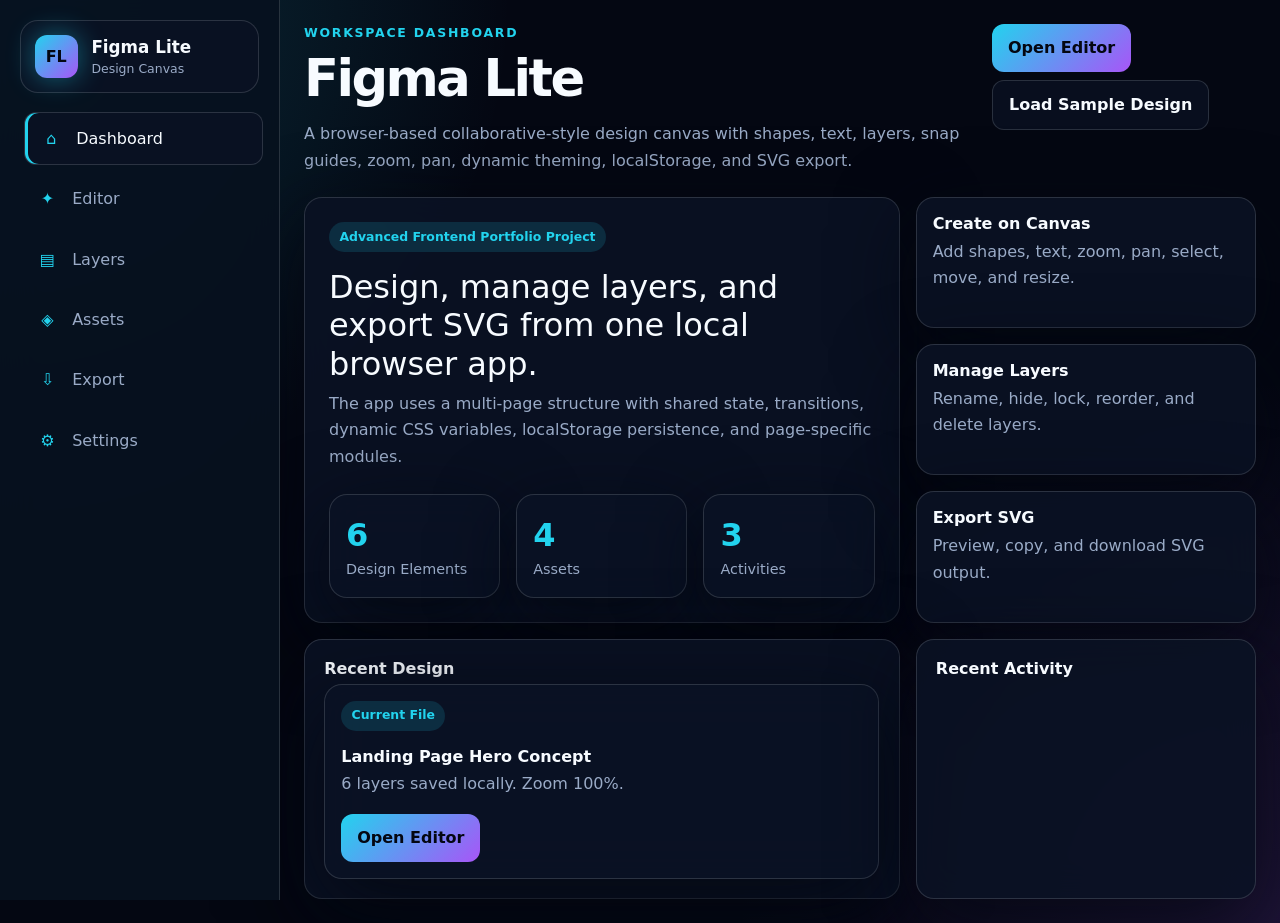
<file: index.html>
<!doctype html>
<html lang="en">
  <head>
    <meta charset="UTF-8" />
    <meta name="viewport" content="width=device-width, initial-scale=1.0" />
    <meta
      name="description"
      content="A browser-based collaborative design canvas featuring an infinite workspace, shape and text tools, layer management, zoom, pan, snap guides, SVG export, dynamic theming, and localStorage persistence."
    />
    <title>Figma Lite — Browser-Based Design Canvas</title>
    <link rel="preconnect" href="https://fonts.googleapis.com" />
    <link rel="preconnect" href="https://fonts.gstatic.com" crossorigin />
    <link rel="stylesheet" href="https://fonts.googleapis.com/css2?family=Manrope:wght@400;500;600;700;800&display=swap" />
    <link rel="icon" type="image/svg+xml" href="assets/favicon.svg" />
    <link rel="canonical" href="https://fazal305.github.io/figma-lite/" />
    <meta property="og:type" content="website" />
    <meta property="og:url" content="https://fazal305.github.io/figma-lite/" />
    <meta property="og:title" content="Figma Lite — Browser-Based Design Canvas" />
    <meta
      property="og:description"
      content="A browser-based collaborative design canvas featuring an infinite workspace, shape and text tools, layer management, zoom, pan, snap guides, SVG export, dynamic theming, and localStorage persistence."
    />
    <meta name="twitter:card" content="summary_large_image" />
    <meta name="twitter:title" content="Figma Lite — Browser-Based Design Canvas" />
    <meta
      name="twitter:description"
      content="A browser-based collaborative design canvas featuring an infinite workspace, shape and text tools, layer management, zoom, pan, snap guides, SVG export, dynamic theming, and localStorage persistence."
    />
    <link
      href="https://cdn.jsdelivr.net/npm/bootstrap@5.3.3/dist/css/bootstrap.min.css"
      rel="stylesheet"
    />
    <link rel="stylesheet" href="styles.css" />
    <link rel="stylesheet" href="css/dashboard.css" />
  </head>
  <body data-page="dashboard">
    <div class="app-shell">
      <div data-sidebar></div>
      <main class="main-content">
        <header class="page-header">
          <div>
            <p class="page-eyebrow">Workspace Dashboard</p>
            <h1 class="page-title">Figma Lite</h1>
            <p class="page-description">
              A browser-based collaborative-style design canvas with shapes,
              text, layers, snap guides, zoom, pan, dynamic theming,
              localStorage, and SVG export.
            </p>
          </div>
          <div class="d-flex gap-2 flex-wrap">
            <a class="btn-app internal-link" href="editor.html">Open Editor</a>
            <button class="btn-ghost" id="loadSampleDesign">
              Load Sample Design
            </button>
          </div>
        </header>

        <section class="dashboard-grid">
          <div class="glass-card hero-panel">
            <span class="badge-soft">Advanced Frontend Portfolio Project</span>
            <h2 class="mt-3">
              Design, manage layers, and export SVG from one local browser app.
            </h2>
            <p class="card-text">
              The app uses a multi-page structure with shared state,
              transitions, dynamic CSS variables, localStorage persistence, and
              page-specific modules.
            </p>
            <div class="stats-grid mt-4" id="dashboardStats"></div>
          </div>

          <aside class="quick-actions">
            <a class="glass-card action-card internal-link" href="editor.html"
              ><h3 class="card-title">Create on Canvas</h3>
              <p class="card-text">
                Add shapes, text, zoom, pan, select, move, and resize.
              </p></a
            >
            <a class="glass-card action-card internal-link" href="layers.html"
              ><h3 class="card-title">Manage Layers</h3>
              <p class="card-text">
                Rename, hide, lock, reorder, and delete layers.
              </p></a
            >
            <a class="glass-card action-card internal-link" href="export.html"
              ><h3 class="card-title">Export SVG</h3>
              <p class="card-text">
                Preview, copy, and download SVG output.
              </p></a
            >
          </aside>
        </section>

        <section class="dashboard-grid mt-3">
          <div class="glass-card section-card">
            <h2 class="card-title">Recent Design</h2>
            <div id="recentDesigns"></div>
          </div>
          <div class="glass-card section-card">
            <h2 class="card-title">Recent Activity</h2>
            <div id="activityLog" class="recent-list"></div>
          </div>
        </section>
      </main>
    </div>

    <script src="https://code.jquery.com/jquery-3.7.1.min.js"></script>
    <script src="https://cdn.jsdelivr.net/npm/bootstrap@5.3.3/dist/js/bootstrap.bundle.min.js"></script>
    <script src="js/shared.js"></script>
    <script src="js/dashboard.js"></script>
  </body>
</html>
</file>
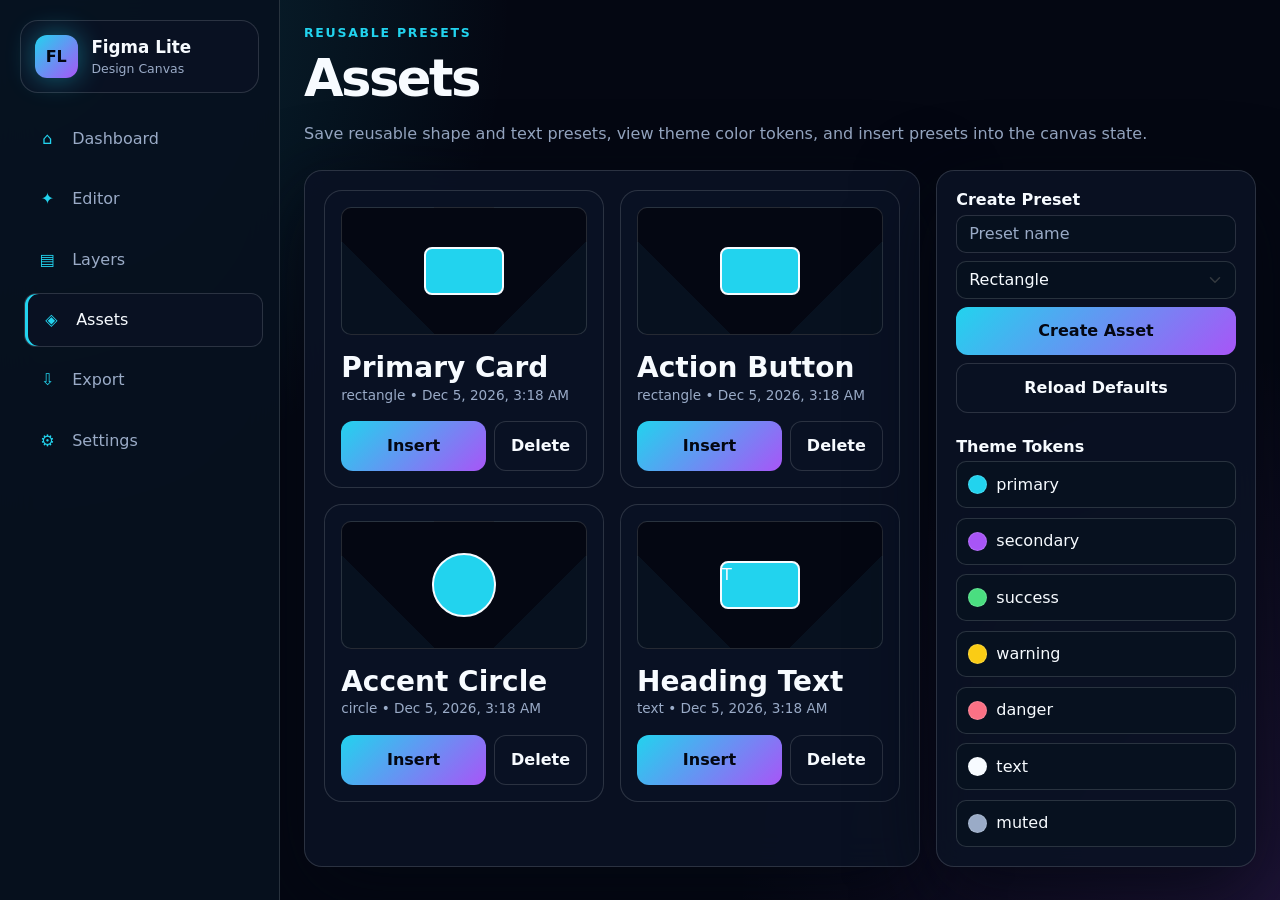
<file: assets.html>
<!doctype html>
<html lang="en">
  <head>
    <meta charset="UTF-8" />
    <meta name="viewport" content="width=device-width, initial-scale=1.0" />
    <meta
      name="description"
      content="Save reusable shape and text presets and view theme color tokens in Figma Lite."
    />
    <title>Assets | Figma Lite</title>
    <link rel="preconnect" href="https://fonts.googleapis.com" />
    <link rel="preconnect" href="https://fonts.gstatic.com" crossorigin />
    <link rel="stylesheet" href="https://fonts.googleapis.com/css2?family=Manrope:wght@400;500;600;700;800&display=swap" />
    <link rel="icon" type="image/svg+xml" href="assets/favicon.svg" />
    <link rel="canonical" href="https://fazal305.github.io/figma-lite/assets.html" />
    <link
      href="https://cdn.jsdelivr.net/npm/bootstrap@5.3.3/dist/css/bootstrap.min.css"
      rel="stylesheet"
    />
    <link rel="stylesheet" href="styles.css" />
    <link rel="stylesheet" href="css/assets.css" />
  </head>
  <body data-page="assets">
    <div class="app-shell">
      <div data-sidebar></div>
      <main class="main-content">
        <header class="page-header">
          <div>
            <p class="page-eyebrow">Reusable Presets</p>
            <h1 class="page-title">Assets</h1>
            <p class="page-description">
              Save reusable shape and text presets, view theme color tokens, and
              insert presets into the canvas state.
            </p>
          </div>
        </header>

        <section class="assets-layout">
          <div class="glass-card section-card">
            <div id="assetGrid" class="asset-grid"></div>
          </div>
          <aside class="glass-card section-card">
            <h2 class="card-title">Create Preset</h2>
            <input
              class="form-control mb-2"
              id="assetName"
              placeholder="Preset name"
            />
            <select class="form-select mb-2" id="assetType">
              <option value="rectangle">Rectangle</option>
              <option value="circle">Circle</option>
              <option value="line">Line</option>
              <option value="text">Text</option>
            </select>
            <button class="btn-app w-100 mb-2" id="createAssetPreset">
              Create Asset
            </button>
            <button class="btn-ghost w-100" id="loadDefaultAssets">
              Reload Defaults
            </button>
            <h2 class="card-title mt-4">Theme Tokens</h2>
            <div id="themeTokens" class="token-grid"></div>
          </aside>
        </section>
      </main>
    </div>

    <script src="https://code.jquery.com/jquery-3.7.1.min.js"></script>
    <script src="https://cdn.jsdelivr.net/npm/bootstrap@5.3.3/dist/js/bootstrap.bundle.min.js"></script>
    <script src="js/shared.js"></script>
    <script src="js/assets.js"></script>
  </body>
</html>
</file>
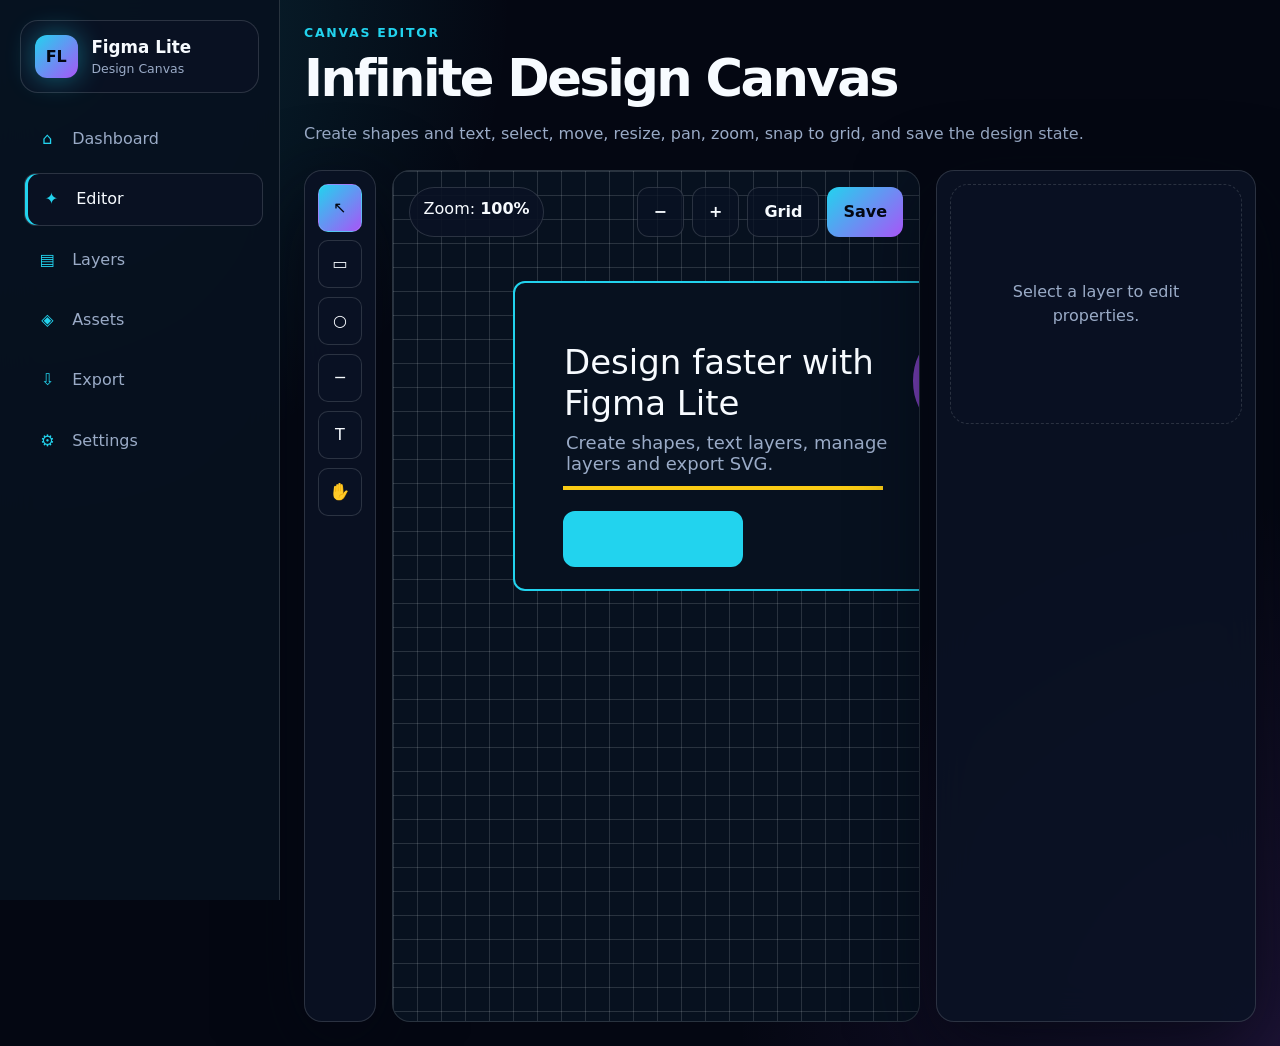
<file: editor.html>
<!doctype html>
<html lang="en">
  <head>
    <meta charset="UTF-8" />
    <meta name="viewport" content="width=device-width, initial-scale=1.0" />
    <meta
      name="description"
      content="Create shapes and text on the Figma Lite canvas editor — zoom, pan, select, move, and resize with snap guides."
    />
    <title>Editor | Figma Lite</title>
    <link rel="preconnect" href="https://fonts.googleapis.com" />
    <link rel="preconnect" href="https://fonts.gstatic.com" crossorigin />
    <link rel="stylesheet" href="https://fonts.googleapis.com/css2?family=Manrope:wght@400;500;600;700;800&display=swap" />
    <link rel="icon" type="image/svg+xml" href="assets/favicon.svg" />
    <link rel="canonical" href="https://fazal305.github.io/figma-lite/editor.html" />
    <link
      href="https://cdn.jsdelivr.net/npm/bootstrap@5.3.3/dist/css/bootstrap.min.css"
      rel="stylesheet"
    />
    <link rel="stylesheet" href="styles.css" />
    <link rel="stylesheet" href="css/editor.css" />
  </head>
  <body data-page="editor">
    <div class="app-shell">
      <div data-sidebar></div>
      <main class="main-content">
        <header class="page-header">
          <div>
            <p class="page-eyebrow">Canvas Editor</p>
            <h1 class="page-title">Infinite Design Canvas</h1>
            <p class="page-description">
              Create shapes and text, select, move, resize, pan, zoom, snap to
              grid, and save the design state.
            </p>
          </div>
        </header>

        <section class="editor-layout">
          <aside class="glass-card editor-toolbar">
            <button class="tool-btn active" data-tool="select" title="Select">
              ↖
            </button>
            <button class="tool-btn" data-tool="rectangle" title="Rectangle">
              ▭
            </button>
            <button class="tool-btn" data-tool="circle" title="Circle">
              ○
            </button>
            <button class="tool-btn" data-tool="line" title="Line">─</button>
            <button class="tool-btn" data-tool="text" title="Text">T</button>
            <button class="tool-btn" data-tool="hand" title="Pan">✋</button>
          </aside>

          <div class="canvas-wrap" id="canvasWrap">
            <div class="editor-topbar">
              <div class="d-flex gap-2">
                <button class="btn-ghost" id="zoomOut">−</button>
                <span class="zoom-pill" id="zoomLevel">100%</span>
                <button class="btn-ghost" id="zoomIn">+</button>
              </div>
              <div class="d-flex gap-2">
                <button class="btn-ghost" id="toggleGrid">Grid</button>
                <button class="btn-ghost" id="deleteSelected">Delete</button>
                <button class="btn-app" id="saveDesign">Save</button>
              </div>
            </div>
            <div class="canvas-surface canvas-grid" id="canvasSurface"></div>
          </div>

          <aside
            class="glass-card properties-panel"
            id="propertiesPanel"
          ></aside>
        </section>
      </main>
    </div>

    <script src="https://code.jquery.com/jquery-3.7.1.min.js"></script>
    <script src="https://cdn.jsdelivr.net/npm/bootstrap@5.3.3/dist/js/bootstrap.bundle.min.js"></script>
    <script src="js/shared.js"></script>
    <script src="js/editor.js"></script>
  </body>
</html>
</file>
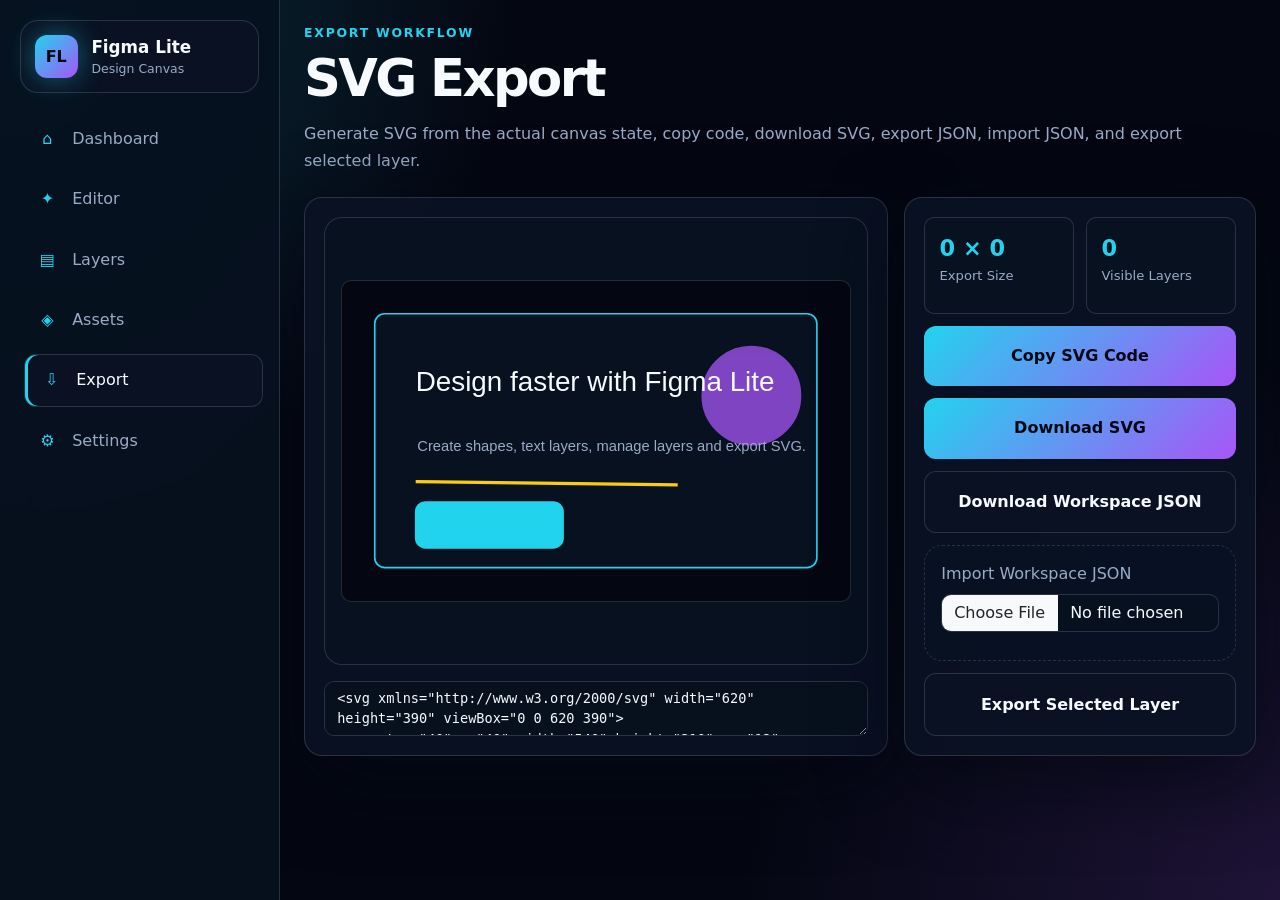
<file: export.html>
<!doctype html>
<html lang="en">
  <head>
    <meta charset="UTF-8" />
    <meta name="viewport" content="width=device-width, initial-scale=1.0" />
    <meta
      name="description"
      content="Preview, copy, and download SVG output from your Figma Lite design."
    />
    <title>Export | Figma Lite</title>
    <link rel="preconnect" href="https://fonts.googleapis.com" />
    <link rel="preconnect" href="https://fonts.gstatic.com" crossorigin />
    <link rel="stylesheet" href="https://fonts.googleapis.com/css2?family=Manrope:wght@400;500;600;700;800&display=swap" />
    <link rel="icon" type="image/svg+xml" href="assets/favicon.svg" />
    <link rel="canonical" href="https://fazal305.github.io/figma-lite/export.html" />
    <link
      href="https://cdn.jsdelivr.net/npm/bootstrap@5.3.3/dist/css/bootstrap.min.css"
      rel="stylesheet"
    />
    <link rel="stylesheet" href="styles.css" />
    <link rel="stylesheet" href="css/export.css" />
  </head>
  <body data-page="export">
    <div class="app-shell">
      <div data-sidebar></div>
      <main class="main-content">
        <header class="page-header">
          <div>
            <p class="page-eyebrow">Export Workflow</p>
            <h1 class="page-title">SVG Export</h1>
            <p class="page-description">
              Generate SVG from the actual canvas state, copy code, download
              SVG, export JSON, import JSON, and export selected layer.
            </p>
          </div>
        </header>

        <section class="export-layout">
          <div class="glass-card section-card">
            <div class="svg-preview-shell" id="svgPreview"></div>
            <textarea
              class="form-control export-code mt-3"
              id="svgCode"
            ></textarea>
          </div>
          <aside class="glass-card section-card export-actions">
            <div class="export-info-grid">
              <div class="export-info-card">
                <div class="export-info-value" id="exportSize">0 × 0</div>
                <div class="export-info-label">Export Size</div>
              </div>
              <div class="export-info-card">
                <div class="export-info-value" id="exportLayers">0</div>
                <div class="export-info-label">Visible Layers</div>
              </div>
            </div>
            <button class="btn-app" id="copySvgCode">Copy SVG Code</button>
            <button class="btn-app" id="downloadSvg">Download SVG</button>
            <button class="btn-ghost" id="downloadWorkspaceJson">
              Download Workspace JSON
            </button>
            <label class="import-drop"
              >Import Workspace JSON<input
                type="file"
                id="importWorkspaceJson"
                accept=".json"
                class="form-control mt-2"
            /></label>
            <button class="btn-ghost" id="exportSelectedLayerSvg">
              Export Selected Layer
            </button>
          </aside>
        </section>
      </main>
    </div>

    <script src="https://code.jquery.com/jquery-3.7.1.min.js"></script>
    <script src="https://cdn.jsdelivr.net/npm/bootstrap@5.3.3/dist/js/bootstrap.bundle.min.js"></script>
    <script src="js/shared.js"></script>
    <script src="js/export.js"></script>
  </body>
</html>
</file>
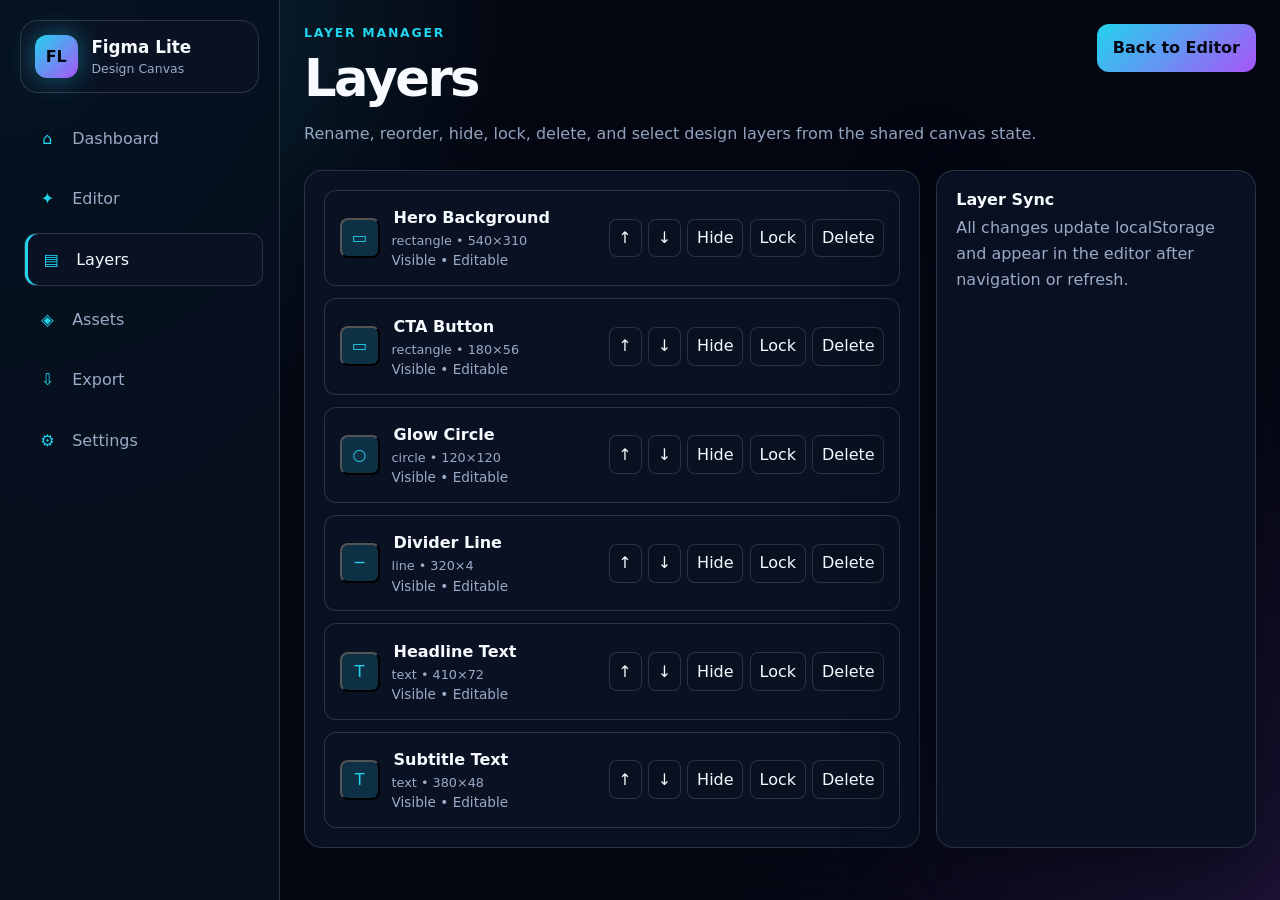
<file: layers.html>
<!doctype html>
<html lang="en">
  <head>
    <meta charset="UTF-8" />
    <meta name="viewport" content="width=device-width, initial-scale=1.0" />
    <meta
      name="description"
      content="Rename, hide, lock, reorder, and delete layers in your Figma Lite design."
    />
    <title>Layers | Figma Lite</title>
    <link rel="preconnect" href="https://fonts.googleapis.com" />
    <link rel="preconnect" href="https://fonts.gstatic.com" crossorigin />
    <link rel="stylesheet" href="https://fonts.googleapis.com/css2?family=Manrope:wght@400;500;600;700;800&display=swap" />
    <link rel="icon" type="image/svg+xml" href="assets/favicon.svg" />
    <link rel="canonical" href="https://fazal305.github.io/figma-lite/layers.html" />
    <link
      href="https://cdn.jsdelivr.net/npm/bootstrap@5.3.3/dist/css/bootstrap.min.css"
      rel="stylesheet"
    />
    <link rel="stylesheet" href="styles.css" />
    <link rel="stylesheet" href="css/layers.css" />
  </head>
  <body data-page="layers">
    <div class="app-shell">
      <div data-sidebar></div>
      <main class="main-content">
        <header class="page-header">
          <div>
            <p class="page-eyebrow">Layer Manager</p>
            <h1 class="page-title">Layers</h1>
            <p class="page-description">
              Rename, reorder, hide, lock, delete, and select design layers from
              the shared canvas state.
            </p>
          </div>
          <a class="btn-app internal-link" href="editor.html">Back to Editor</a>
        </header>

        <section class="layers-layout">
          <div class="glass-card section-card">
            <div id="layersList" class="layers-list"></div>
          </div>
          <aside class="glass-card section-card">
            <h2 class="card-title">Layer Sync</h2>
            <p class="card-text">
              All changes update localStorage and appear in the editor after
              navigation or refresh.
            </p>
          </aside>
        </section>
      </main>
    </div>

    <script src="https://code.jquery.com/jquery-3.7.1.min.js"></script>
    <script src="https://cdn.jsdelivr.net/npm/bootstrap@5.3.3/dist/js/bootstrap.bundle.min.js"></script>
    <script src="js/shared.js"></script>
    <script src="js/layers.js"></script>
  </body>
</html>
</file>
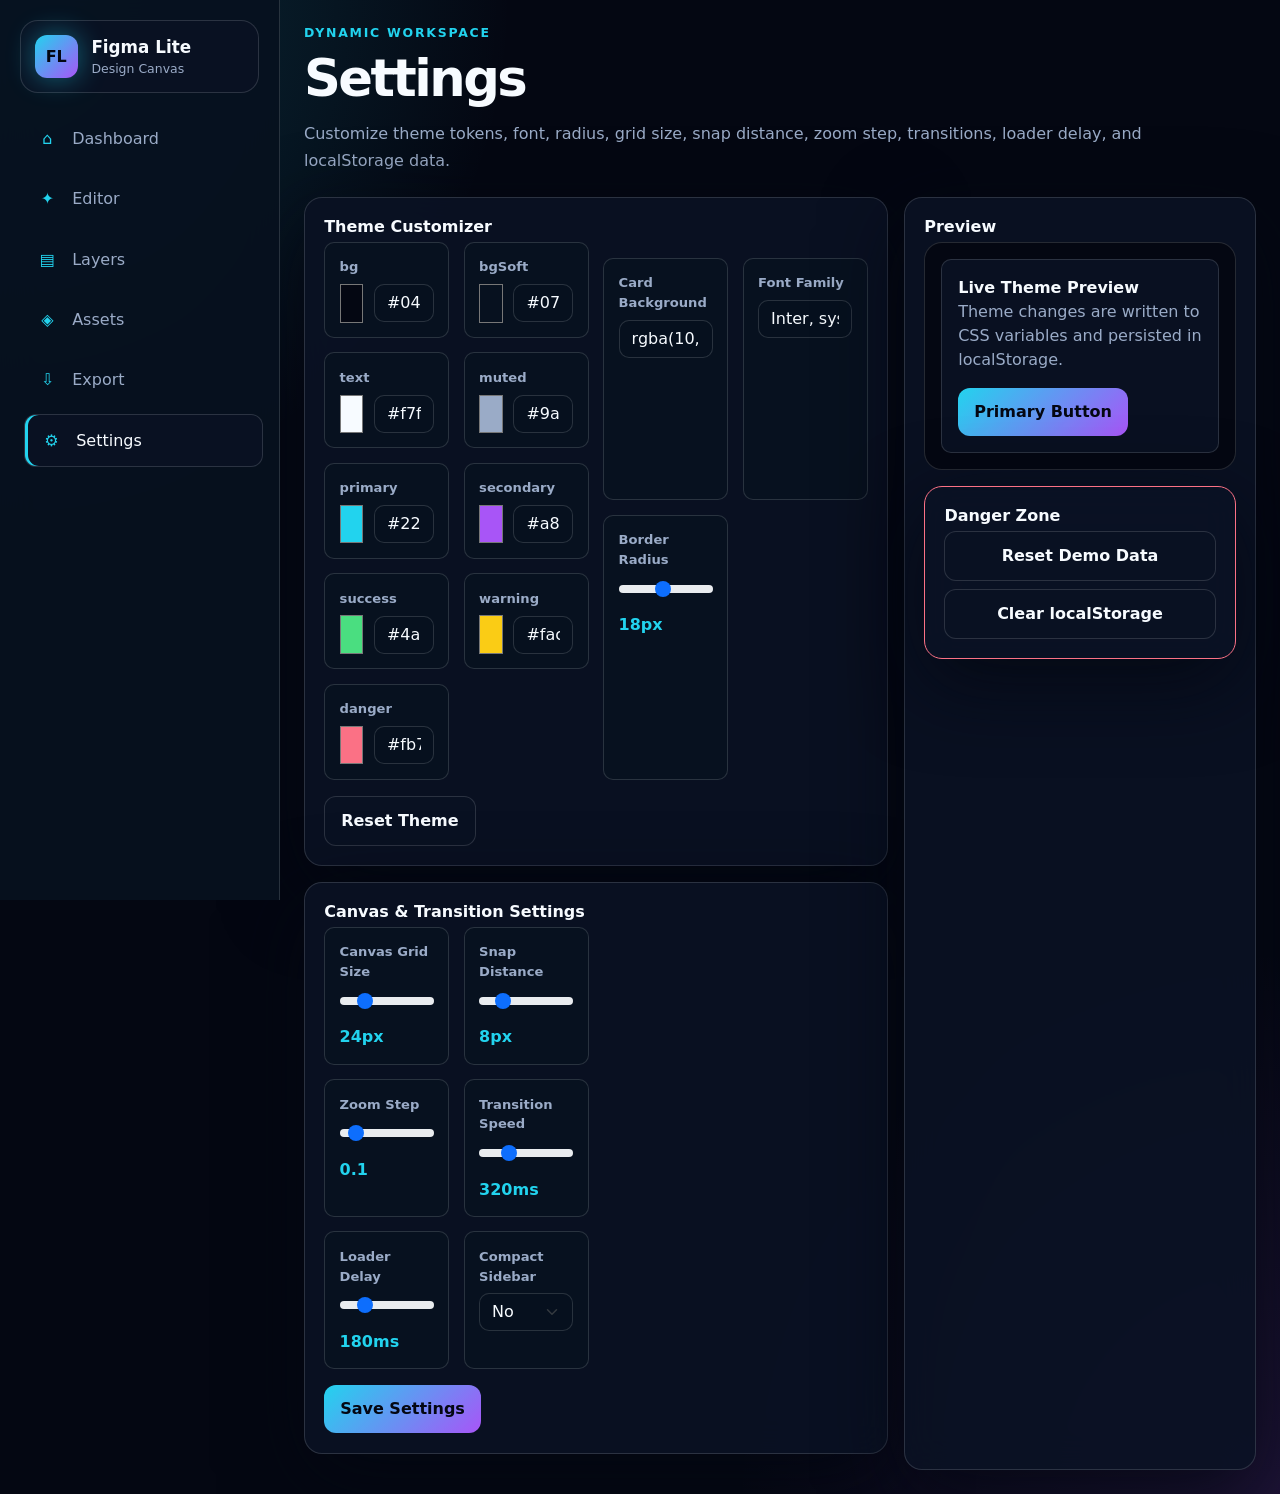
<file: settings.html>
<!doctype html>
<html lang="en">
  <head>
    <meta charset="UTF-8" />
    <meta name="viewport" content="width=device-width, initial-scale=1.0" />
    <meta
      name="description"
      content="Customize theme tokens, font, radius, grid size, and snap distance for your Figma Lite workspace."
    />
    <title>Settings | Figma Lite</title>
    <link rel="preconnect" href="https://fonts.googleapis.com" />
    <link rel="preconnect" href="https://fonts.gstatic.com" crossorigin />
    <link rel="stylesheet" href="https://fonts.googleapis.com/css2?family=Manrope:wght@400;500;600;700;800&display=swap" />
    <link rel="icon" type="image/svg+xml" href="assets/favicon.svg" />
    <link rel="canonical" href="https://fazal305.github.io/figma-lite/settings.html" />
    <link
      href="https://cdn.jsdelivr.net/npm/bootstrap@5.3.3/dist/css/bootstrap.min.css"
      rel="stylesheet"
    />
    <link rel="stylesheet" href="styles.css" />
    <link rel="stylesheet" href="css/settings.css" />
  </head>
  <body data-page="settings">
    <div class="app-shell">
      <div data-sidebar></div>
      <main class="main-content">
        <header class="page-header">
          <div>
            <p class="page-eyebrow">Dynamic Workspace</p>
            <h1 class="page-title">Settings</h1>
            <p class="page-description">
              Customize theme tokens, font, radius, grid size, snap distance,
              zoom step, transitions, loader delay, and localStorage data.
            </p>
          </div>
        </header>

        <section class="settings-layout">
          <div>
            <div class="glass-card section-card settings-section">
              <h2 class="card-title">Theme Customizer</h2>
              <div id="themeCustomizer" class="settings-grid"></div>
              <button class="btn-ghost mt-3" id="resetTheme">
                Reset Theme
              </button>
            </div>
            <div class="glass-card section-card settings-section">
              <h2 class="card-title">Canvas & Transition Settings</h2>
              <div id="canvasSettings" class="settings-grid"></div>
              <button class="btn-app mt-3" id="saveCanvasSettings">
                Save Settings
              </button>
            </div>
          </div>
          <aside class="glass-card section-card">
            <h2 class="card-title">Preview</h2>
            <div class="theme-preview">
              <div class="theme-preview-card">
                <div class="theme-preview-title">Live Theme Preview</div>
                <p class="theme-preview-text">
                  Theme changes are written to CSS variables and persisted in
                  localStorage.
                </p>
                <button class="btn-app">Primary Button</button>
              </div>
            </div>
            <div class="glass-card section-card danger-zone mt-3">
              <h2 class="card-title">Danger Zone</h2>
              <button class="btn-ghost w-100 mb-2" id="resetDemoWorkspace">
                Reset Demo Data
              </button>
              <button class="btn-ghost w-100" id="clearWorkspace">
                Clear localStorage
              </button>
            </div>
          </aside>
        </section>
      </main>
    </div>

    <script src="https://code.jquery.com/jquery-3.7.1.min.js"></script>
    <script src="https://cdn.jsdelivr.net/npm/bootstrap@5.3.3/dist/js/bootstrap.bundle.min.js"></script>
    <script src="js/shared.js"></script>
    <script src="js/settings.js"></script>
  </body>
</html>
</file>
<file: styles.css>
:root {
  --bg: #040712;
  --bg-soft: #07111f;
  --card: rgba(10, 18, 36, 0.9);
  --text: #f7fbff;
  --muted: #9aabc7;
  --primary: #22d3ee;
  --secondary: #a855f7;
  --success: #4ade80;
  --warning: #facc15;
  --danger: #fb7185;
  --radius: 18px;
  --font-family: "Manrope", system-ui, sans-serif;

  --border: color-mix(in srgb, var(--text), transparent 86%);
  --shadow: 0 24px 80px color-mix(in srgb, var(--bg), transparent 20%);
  --sidebar-width: 280px;
  --sidebar-compact-width: 92px;
  --transition-speed: 320ms;
}

* {
  box-sizing: border-box;
}

html {
  min-height: 100%;
  scroll-behavior: smooth;
}

body {
  min-height: 100vh;
  margin: 0;
  font-family: var(--font-family);
  background:
    radial-gradient(
      circle at top left,
      color-mix(in srgb, var(--primary), transparent 80%),
      transparent 32rem
    ),
    radial-gradient(
      circle at bottom right,
      color-mix(in srgb, var(--secondary), transparent 84%),
      transparent 34rem
    ),
    var(--bg);
  color: var(--text);
  overflow-x: hidden;
}

a {
  color: inherit;
  text-decoration: none;
}

button,
input,
select,
textarea {
  font-family: inherit;
}

img,
svg {
  max-width: 100%;
}

.app-shell {
  display: flex;
  width: 100%;
  min-height: 100vh;
}

.sidebar {
  position: sticky;
  top: 0;
  width: var(--sidebar-width);
  min-width: var(--sidebar-width);
  height: 100vh;
  padding: 1.25rem;
  background: color-mix(in srgb, var(--bg-soft), transparent 5%);
  border-right: 1px solid var(--border);
  backdrop-filter: blur(18px);
  z-index: 30;
}

.sidebar-brand {
  display: flex;
  align-items: center;
  gap: 0.85rem;
  padding: 0.85rem;
  margin-bottom: 1.2rem;
  border-radius: var(--radius);
  background: var(--card);
  border: 1px solid var(--border);
}

.brand-mark {
  display: grid;
  place-items: center;
  width: 2.7rem;
  height: 2.7rem;
  border-radius: calc(var(--radius) - 6px);
  background: linear-gradient(135deg, var(--primary), var(--secondary));
  color: var(--bg);
  font-weight: 900;
  box-shadow: 0 0 28px color-mix(in srgb, var(--primary), transparent 55%);
}

.brand-title {
  margin: 0;
  font-size: 1.05rem;
  font-weight: 800;
}

.brand-subtitle {
  margin: 0;
  color: var(--muted);
  font-size: 0.78rem;
}

.sidebar-nav {
  display: grid;
  gap: 0.45rem;
}

.nav-link {
  display: flex;
  align-items: center;
  gap: 0.85rem;
  padding: 0.85rem 0.95rem;
  border-radius: calc(var(--radius) - 6px);
  color: var(--muted);
  border: 1px solid transparent;
  transition: var(--transition-speed) ease;
}

.nav-link:hover,
.nav-link.active {
  color: var(--text);
  background: var(--card);
  border-color: var(--border);
  transform: translateX(0.25rem);
}

.nav-link.active {
  box-shadow: inset 3px 0 0 var(--primary);
}

.nav-icon {
  display: grid;
  place-items: center;
  width: 1.4rem;
  min-width: 1.4rem;
  color: var(--primary);
}

.main-content {
  width: 100%;
  min-width: 0;
  padding: 1.5rem;
}

.page-header {
  display: flex;
  align-items: flex-start;
  justify-content: space-between;
  gap: 1rem;
  margin-bottom: 1.4rem;
}

.page-eyebrow {
  margin: 0 0 0.35rem;
  color: var(--primary);
  font-size: 0.78rem;
  font-weight: 800;
  text-transform: uppercase;
  letter-spacing: 0.14em;
}

.page-title {
  margin: 0;
  font-size: clamp(1.9rem, 4vw, 3.4rem);
  font-weight: 900;
  letter-spacing: -0.05em;
}

.page-description {
  max-width: 58rem;
  margin: 0.65rem 0 0;
  color: var(--muted);
  line-height: 1.7;
}

.glass-card {
  background: var(--card);
  border: 1px solid var(--border);
  border-radius: var(--radius);
  box-shadow: var(--shadow);
  backdrop-filter: blur(18px);
}

.section-card {
  padding: 1.2rem;
}

.card-title {
  margin: 0 0 0.35rem;
  font-size: 1rem;
  font-weight: 800;
}

.card-text {
  color: var(--muted);
  line-height: 1.65;
}

.btn-app {
  border: 0;
  border-radius: calc(var(--radius) - 6px);
  padding: 0.75rem 1rem;
  background: linear-gradient(135deg, var(--primary), var(--secondary));
  color: var(--bg);
  font-weight: 800;
  transition: var(--transition-speed) ease;
}

.btn-app:hover {
  transform: translateY(-2px);
  box-shadow: 0 18px 45px color-mix(in srgb, var(--primary), transparent 72%);
}

.btn-ghost {
  border: 1px solid var(--border);
  border-radius: calc(var(--radius) - 6px);
  padding: 0.75rem 1rem;
  background: color-mix(in srgb, var(--card), transparent 18%);
  color: var(--text);
  font-weight: 700;
  transition: var(--transition-speed) ease;
}

.btn-ghost:hover {
  border-color: var(--primary);
  color: var(--primary);
}

.form-control,
.form-select {
  background-color: color-mix(in srgb, var(--bg-soft), transparent 10%);
  border: 1px solid var(--border);
  color: var(--text);
  border-radius: calc(var(--radius) - 8px);
}

.form-control:focus,
.form-select:focus {
  background-color: color-mix(in srgb, var(--bg-soft), transparent 4%);
  border-color: var(--primary);
  color: var(--text);
  box-shadow: 0 0 0 0.2rem color-mix(in srgb, var(--primary), transparent 78%);
}

.form-control::placeholder {
  color: var(--muted);
}

.form-control.is-invalid {
  border-color: var(--danger);
  box-shadow: 0 0 0 0.2rem color-mix(in srgb, var(--danger), transparent 78%);
}

.badge-soft {
  display: inline-flex;
  align-items: center;
  gap: 0.4rem;
  border-radius: 999px;
  padding: 0.35rem 0.65rem;
  background: color-mix(in srgb, var(--primary), transparent 86%);
  color: var(--primary);
  font-size: 0.78rem;
  font-weight: 800;
}

.status-toast {
  position: fixed;
  right: 1.25rem;
  bottom: 1.25rem;
  max-width: 24rem;
  padding: 0.85rem 1rem;
  border-radius: calc(var(--radius) - 6px);
  background: var(--card);
  color: var(--text);
  border: 1px solid var(--border);
  box-shadow: var(--shadow);
  z-index: 90;
  opacity: 0;
  transform: translateY(1rem);
  pointer-events: none;
  transition: var(--transition-speed) ease;
}

.status-toast.show {
  opacity: 1;
  transform: translateY(0);
}

.status-toast.success {
  border-color: var(--success);
}

.status-toast.warning {
  border-color: var(--warning);
}

.status-toast.danger {
  border-color: var(--danger);
}

.empty-state {
  display: grid;
  place-items: center;
  min-height: 15rem;
  padding: 2rem;
  text-align: center;
  color: var(--muted);
  border: 1px dashed var(--border);
  border-radius: var(--radius);
  background: color-mix(in srgb, var(--card), transparent 28%);
}

.transition-overlay {
  position: fixed;
  inset: 0;
  display: grid;
  place-items: center;
  background: var(--bg);
  color: var(--text);
  z-index: 9999;
  opacity: 1;
  visibility: visible;
  transition:
    opacity var(--transition-speed) ease,
    visibility var(--transition-speed) ease;
}

.transition-overlay.hidden {
  opacity: 0;
  visibility: hidden;
  pointer-events: none;
}

.transition-loader {
  display: none;
  text-align: center;
}

.transition-overlay.show-loader .transition-loader {
  display: block;
}

.loader-ring {
  width: 3rem;
  height: 3rem;
  margin: 0 auto 1rem;
  border: 3px solid color-mix(in srgb, var(--primary), transparent 75%);
  border-top-color: var(--primary);
  border-radius: 50%;
  animation: spinLoader 0.85s linear infinite;
}

.loader-text {
  color: var(--muted);
  font-size: 0.9rem;
}

@keyframes spinLoader {
  to {
    transform: rotate(360deg);
  }
}

[data-compact-sidebar="true"] .sidebar {
  width: var(--sidebar-compact-width);
  min-width: var(--sidebar-compact-width);
}

[data-compact-sidebar="true"] .brand-copy,
[data-compact-sidebar="true"] .nav-text {
  display: none;
}

[data-compact-sidebar="true"] .sidebar-brand,
[data-compact-sidebar="true"] .nav-link {
  justify-content: center;
}

.table {
  color: var(--text);
}

.table > :not(caption) > * > * {
  background-color: transparent;
  color: var(--text);
  border-bottom-color: var(--border);
}

::-webkit-scrollbar {
  width: 0.75rem;
  height: 0.75rem;
}

::-webkit-scrollbar-track {
  background: var(--bg-soft);
}

::-webkit-scrollbar-thumb {
  background: color-mix(in srgb, var(--primary), transparent 45%);
  border-radius: 999px;
}

@media (max-width: 992px) {
  .app-shell {
    display: block;
  }

  .sidebar {
    position: relative;
    width: 100%;
    min-width: 100%;
    height: auto;
  }

  .sidebar-nav {
    grid-template-columns: repeat(3, minmax(0, 1fr));
  }

  .nav-link {
    justify-content: center;
  }

  .main-content {
    padding: 1rem;
  }

  .page-header {
    display: block;
  }
}

@media (max-width: 576px) {
  .sidebar-nav {
    grid-template-columns: repeat(2, minmax(0, 1fr));
  }

  .nav-link {
    padding: 0.75rem;
    font-size: 0.85rem;
  }

  .section-card {
    padding: 1rem;
  }
}
</file>
<file: css/dashboard.css>
.dashboard-grid {
  display: grid;
  grid-template-columns: 1.4fr 0.8fr;
  gap: 1rem;
}

.hero-panel {
  padding: 1.5rem;
  min-height: 22rem;
}

.quick-actions,
.stats-grid,
.recent-list {
  display: grid;
  gap: 1rem;
}

.stats-grid {
  grid-template-columns: repeat(3, 1fr);
}

.stat-card,
.action-card,
.activity-item {
  padding: 1rem;
}

.stat-value {
  font-size: 2rem;
  font-weight: 900;
  color: var(--primary);
}

.stat-label,
.activity-meta {
  color: var(--muted);
  font-size: 0.9rem;
}

.action-card {
  cursor: pointer;
  transition: var(--transition-speed) ease;
}

.action-card:hover {
  transform: translateY(-0.25rem);
  border-color: var(--primary);
}

.activity-item {
  border-bottom: 1px solid var(--border);
}

.activity-item:last-child {
  border-bottom: 0;
}

@media (max-width: 992px) {
  .dashboard-grid,
  .stats-grid {
    grid-template-columns: 1fr;
  }
}
</file>
<file: css/assets.css>
.assets-layout {
  display: grid;
  grid-template-columns: 1fr 20rem;
  gap: 1rem;
}

.asset-grid {
  display: grid;
  grid-template-columns: repeat(auto-fill, minmax(14rem, 1fr));
  gap: 1rem;
}

.asset-card {
  padding: 1rem;
  border: 1px solid var(--border);
  border-radius: var(--radius);
  background: var(--card);
  transition: var(--transition-speed) ease;
}

.asset-card:hover {
  transform: translateY(-0.25rem);
  border-color: var(--primary);
}

.asset-preview {
  height: 8rem;
  display: grid;
  place-items: center;
  margin-bottom: 1rem;
  border-radius: calc(var(--radius) - 8px);
  background:
    linear-gradient(45deg, var(--bg-soft) 25%, transparent 25%),
    linear-gradient(-45deg, var(--bg-soft) 25%, transparent 25%), var(--bg);
  border: 1px solid var(--border);
}

.asset-preview-shape {
  width: 5rem;
  height: 3rem;
  border: 2px solid var(--text);
  background: var(--primary);
  border-radius: calc(var(--radius) - 10px);
}

.asset-preview-shape.circle {
  width: 4rem;
  height: 4rem;
  border-radius: 50%;
}

.asset-title {
  margin: 0;
  font-weight: 900;
}

.asset-meta {
  color: var(--muted);
  font-size: 0.85rem;
}

.token-grid {
  display: grid;
  gap: 0.6rem;
}

.token-chip {
  display: flex;
  align-items: center;
  gap: 0.6rem;
  padding: 0.65rem;
  border-radius: calc(var(--radius) - 8px);
  background: var(--bg-soft);
  border: 1px solid var(--border);
}

.token-dot {
  width: 1.2rem;
  height: 1.2rem;
  border-radius: 50%;
  background: var(--token-color, var(--primary));
  border: 1px solid var(--border);
}

@media (max-width: 992px) {
  .assets-layout {
    grid-template-columns: 1fr;
  }
}
</file>
<file: css/editor.css>
.editor-layout {
  display: grid;
  grid-template-columns: 4.5rem 1fr 20rem;
  gap: 1rem;
  min-height: calc(100vh - 3rem);
}

.editor-toolbar,
.properties-panel {
  padding: 0.8rem;
}

.tool-btn {
  width: 100%;
  min-height: 3rem;
  margin-bottom: 0.55rem;
  border: 1px solid var(--border);
  border-radius: calc(var(--radius) - 8px);
  background: var(--card);
  color: var(--text);
  transition: var(--transition-speed) ease;
}

.tool-btn:hover,
.tool-btn.active {
  color: var(--bg);
  background: linear-gradient(135deg, var(--primary), var(--secondary));
}

.canvas-wrap {
  position: relative;
  overflow: hidden;
  min-height: calc(100vh - 3rem);
  border-radius: var(--radius);
  background: var(--bg-soft);
  border: 1px solid var(--border);
}

.canvas-surface {
  position: absolute;
  inset: 0;
  transform-origin: 0 0;
  cursor: crosshair;
}

.canvas-grid {
  background-image:
    linear-gradient(var(--border) 1px, transparent 1px),
    linear-gradient(90deg, var(--border) 1px, transparent 1px);
  background-size: var(--grid-size, 24px) var(--grid-size, 24px);
}

.design-element {
  position: absolute;
  border: 1px solid transparent;
  user-select: none;
  cursor: move;
}

.design-element.selected {
  outline: 2px solid var(--primary);
  outline-offset: 2px;
}

.design-element.locked {
  cursor: not-allowed;
  opacity: 0.65;
}

.resize-handle {
  position: absolute;
  right: -0.45rem;
  bottom: -0.45rem;
  width: 0.9rem;
  height: 0.9rem;
  border-radius: 50%;
  background: var(--primary);
  border: 2px solid var(--bg);
  cursor: nwse-resize;
}

.snap-guide {
  position: absolute;
  background: var(--warning);
  pointer-events: none;
  z-index: 20;
}

.snap-guide.vertical {
  width: 1px;
  height: 100%;
}

.snap-guide.horizontal {
  width: 100%;
  height: 1px;
}

.editor-topbar {
  position: absolute;
  top: 1rem;
  left: 1rem;
  right: 1rem;
  display: flex;
  justify-content: space-between;
  gap: 1rem;
  z-index: 15;
  pointer-events: none;
}

.editor-topbar > * {
  pointer-events: auto;
}

.zoom-pill {
  padding: 0.6rem 0.85rem;
  border-radius: 999px;
  background: var(--card);
  border: 1px solid var(--border);
}

.property-group {
  margin-bottom: 1rem;
}

.property-label {
  margin-bottom: 0.35rem;
  color: var(--muted);
  font-size: 0.8rem;
  font-weight: 800;
}

@media (max-width: 1200px) {
  .editor-layout {
    grid-template-columns: 4.5rem 1fr;
  }

  .properties-panel {
    grid-column: 1 / -1;
  }
}

@media (max-width: 768px) {
  .editor-layout {
    grid-template-columns: 1fr;
  }

  .editor-toolbar {
    display: flex;
    gap: 0.5rem;
    overflow-x: auto;
  }

  .tool-btn {
    min-width: 3.5rem;
    margin-bottom: 0;
  }
}
</file>
<file: css/export.css>
.export-layout {
  display: grid;
  grid-template-columns: 1fr 22rem;
  gap: 1rem;
}

.svg-preview-shell {
  min-height: 28rem;
  display: grid;
  place-items: center;
  padding: 1rem;
  overflow: auto;
  background: var(--bg-soft);
  border-radius: var(--radius);
  border: 1px solid var(--border);
}

.svg-preview-shell svg {
  max-width: 100%;
  height: auto;
  background: var(--bg);
  border: 1px solid var(--border);
  border-radius: calc(var(--radius) - 8px);
}

.export-code {
  min-height: 16rem;
  resize: vertical;
  font-family: ui-monospace, SFMono-Regular, Menlo, monospace;
  font-size: 0.85rem;
}

.export-actions {
  display: grid;
  gap: 0.75rem;
}

.export-info-grid {
  display: grid;
  grid-template-columns: repeat(2, 1fr);
  gap: 0.75rem;
}

.export-info-card {
  padding: 0.9rem;
  border-radius: calc(var(--radius) - 8px);
  background: var(--bg-soft);
  border: 1px solid var(--border);
}

.export-info-value {
  color: var(--primary);
  font-size: 1.4rem;
  font-weight: 900;
}

.export-info-label {
  color: var(--muted);
  font-size: 0.82rem;
}

.import-drop {
  padding: 1rem;
  border: 1px dashed var(--border);
  border-radius: var(--radius);
  color: var(--muted);
  background: color-mix(in srgb, var(--card), transparent 25%);
}

@media (max-width: 992px) {
  .export-layout {
    grid-template-columns: 1fr;
  }
}
</file>
<file: css/layers.css>
.layers-layout {
  display: grid;
  grid-template-columns: 1fr 20rem;
  gap: 1rem;
}

.layers-list {
  display: grid;
  gap: 0.75rem;
}

.layer-item {
  display: grid;
  grid-template-columns: auto 1fr auto;
  align-items: center;
  gap: 0.75rem;
  padding: 0.9rem;
  border: 1px solid var(--border);
  border-radius: calc(var(--radius) - 6px);
  background: var(--card);
  transition: var(--transition-speed) ease;
}

.layer-item:hover,
.layer-item.active {
  border-color: var(--primary);
  transform: translateY(-0.15rem);
}

.layer-icon {
  width: 2.5rem;
  height: 2.5rem;
  display: grid;
  place-items: center;
  border-radius: calc(var(--radius) - 10px);
  background: color-mix(in srgb, var(--primary), transparent 84%);
  color: var(--primary);
}

.layer-name {
  width: 100%;
  border: 0;
  background: transparent;
  color: var(--text);
  font-weight: 800;
}

.layer-name:focus {
  outline: 0;
  color: var(--primary);
}

.layer-meta {
  color: var(--muted);
  font-size: 0.8rem;
}

.layer-actions {
  display: flex;
  flex-wrap: wrap;
  justify-content: flex-end;
  gap: 0.4rem;
}

.layer-action-btn {
  border: 1px solid var(--border);
  border-radius: calc(var(--radius) - 10px);
  background: var(--bg-soft);
  color: var(--text);
  padding: 0.4rem 0.55rem;
}

.layer-action-btn:hover {
  border-color: var(--primary);
  color: var(--primary);
}

.layer-state {
  color: var(--muted);
  font-size: 0.85rem;
}

@media (max-width: 992px) {
  .layers-layout {
    grid-template-columns: 1fr;
  }
}
</file>
<file: css/settings.css>
.settings-layout {
  display: grid;
  grid-template-columns: 1fr 22rem;
  gap: 1rem;
}

.settings-section {
  margin-bottom: 1rem;
}

.settings-grid {
  display: grid;
  grid-template-columns: repeat(2, 1fr);
  gap: 0.9rem;
}

.setting-control {
  padding: 0.9rem;
  border-radius: calc(var(--radius) - 8px);
  border: 1px solid var(--border);
  background: var(--bg-soft);
}

.setting-control label {
  display: block;
  margin-bottom: 0.45rem;
  color: var(--muted);
  font-size: 0.82rem;
  font-weight: 800;
}

.color-control {
  display: flex;
  align-items: center;
  gap: 0.65rem;
}

.color-control input[type="color"] {
  width: 3rem;
  height: 2.4rem;
  border: 0;
  padding: 0;
  background: transparent;
}

.range-value {
  display: inline-flex;
  margin-top: 0.35rem;
  color: var(--primary);
  font-weight: 900;
}

.theme-preview {
  padding: 1rem;
  border-radius: var(--radius);
  background: var(--bg);
  border: 1px solid var(--border);
}

.theme-preview-card {
  padding: 1rem;
  border-radius: calc(var(--radius) - 8px);
  background: var(--card);
  border: 1px solid var(--border);
}

.theme-preview-title {
  color: var(--text);
  font-weight: 900;
}

.theme-preview-text {
  color: var(--muted);
}

.danger-zone {
  border-color: var(--danger);
}

@media (max-width: 992px) {
  .settings-layout,
  .settings-grid {
    grid-template-columns: 1fr;
  }
}
</file>
